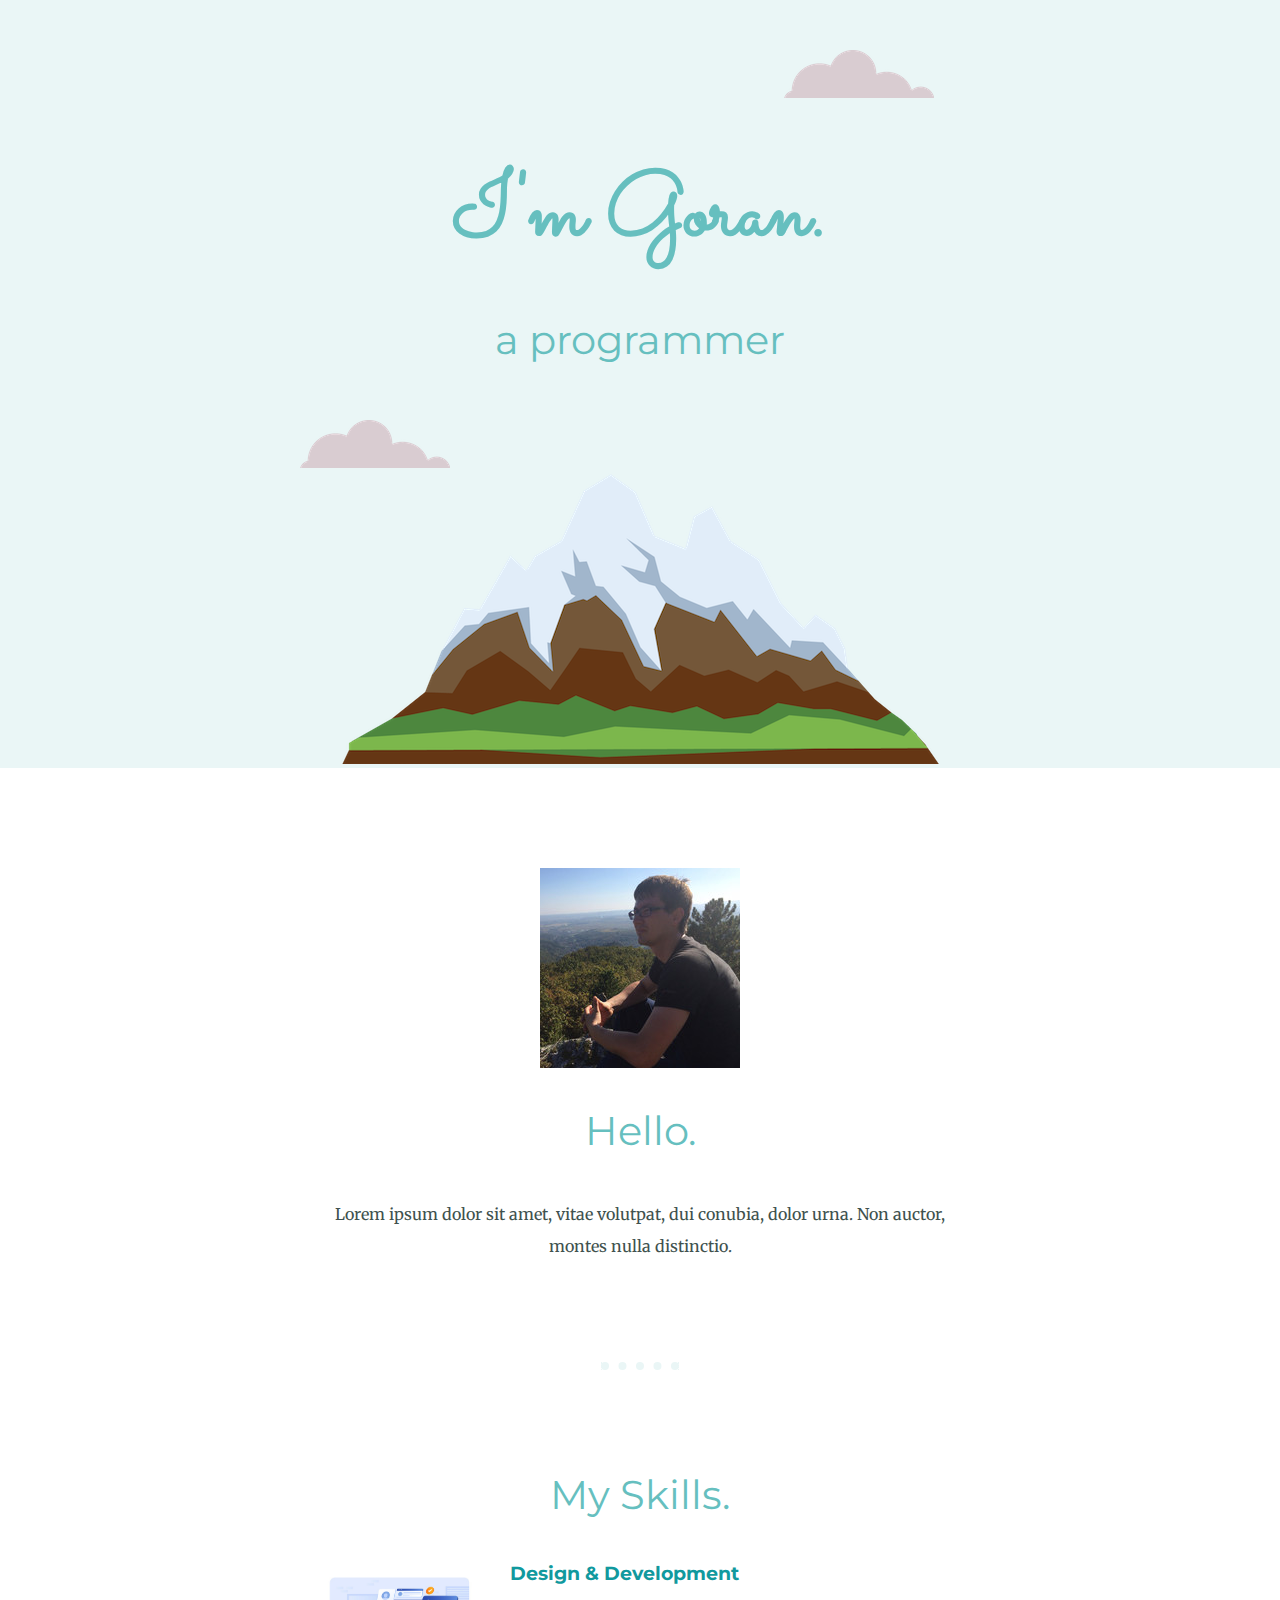
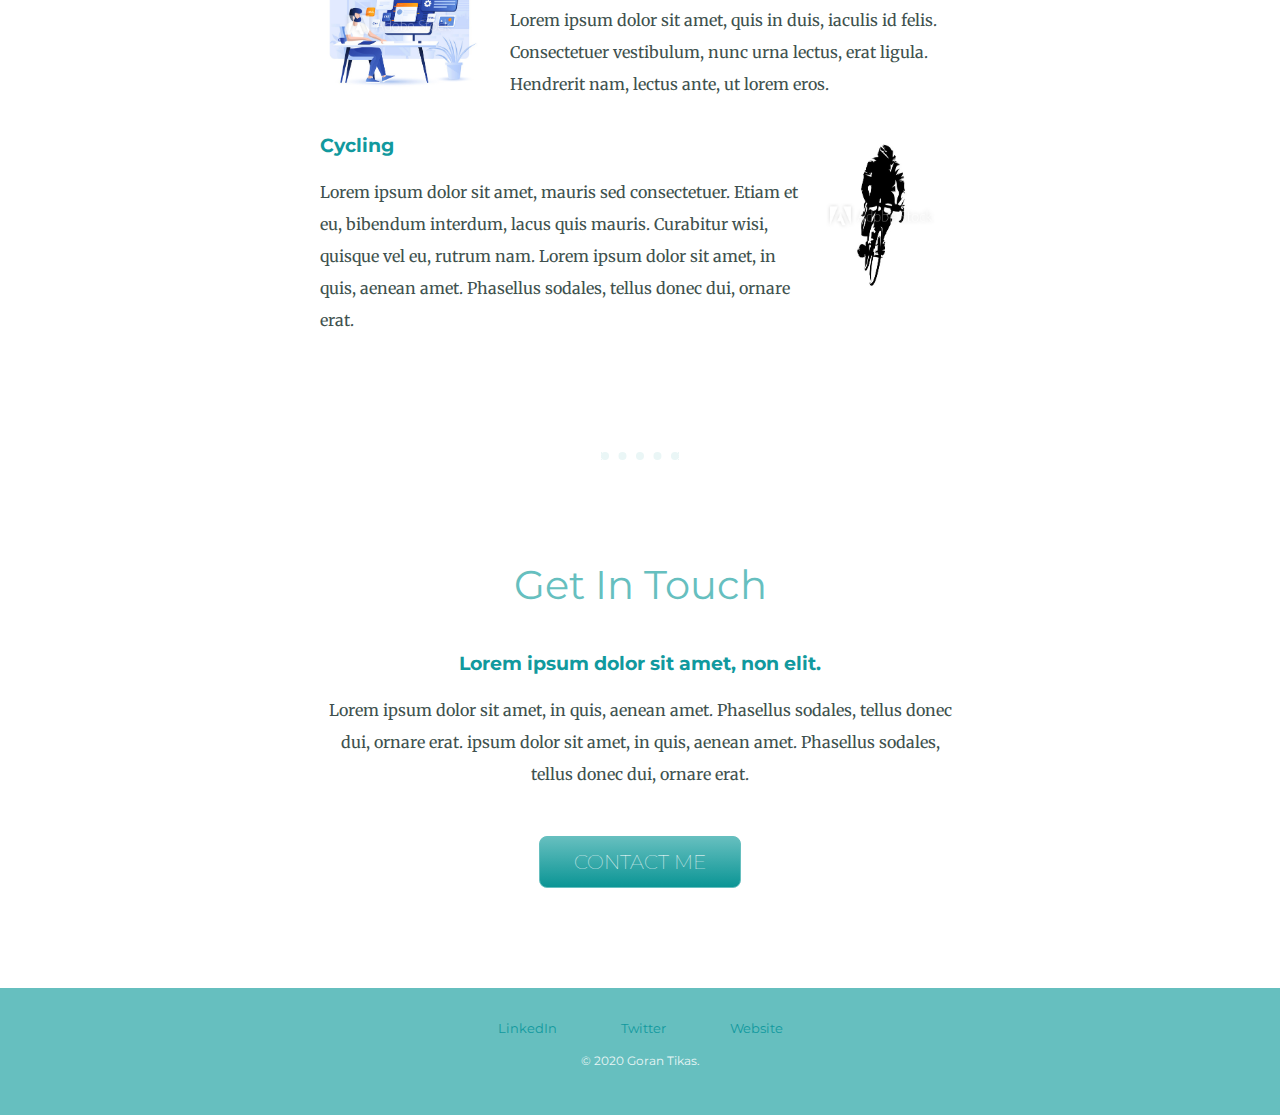
<file: index.html>
<!DOCTYPE html>
<html lang="en" dir="ltr">

<head>
  <meta charset="utf-8">
  <title>Goran Tikas</title>
  <link rel="stylesheet" href="css/styles.css">
  <link rel="icon" href="favicon.ico">
  <link rel="preconnect" href="https://fonts.gstatic.com">
  <!--Embedani fontovi sa google-a-->
  <link href="https://fonts.googleapis.com/css2?family=Merriweather&family=Montserrat&family=Sacramento&display=swap" rel="stylesheet">
</head>

<body>
  <div class="top-container">
    <img class="top-cloud" src="images/cloud.png" alt="cloud picture">
    <h1>I'm Goran.</h1>
    <h2 class="attribute-header">a programmer</h2>
    <img class="bottom-cloud" src="images/cloud.png" alt="cloud picture">
    <img src="images/mountain.png" alt="mountain picture">
  </div>

  <div class="middle-container">
    <div class="profile">
      <img src="images/Goran Tikas.png" alt="Profile Image">
      <h2>Hello.</h2>
      <p class="intro">Lorem ipsum dolor sit amet, vitae volutpat, dui conubia, dolor urna. Non auctor, montes nulla distinctio.</p>
    </div>
    <hr>
    <div class="skills">
      <h2>My Skills.</h2>

      <div class="skill-row">
        <img class="skill-dev-img" src=images\WebDesign.png alt="My skills">
        <h3>Design & Development</h3>
        <p class="skill-coding">Lorem ipsum dolor sit amet, quis in duis, iaculis id felis. Consectetuer vestibulum, nunc urna lectus, erat ligula. Hendrerit nam, lectus ante, ut lorem eros.</p>
      </div>
      <div style="clear: both;"></div>
      <div class="skill-row">
        <img class="skill-cycle-img" src="images/cycling.png" alt="My cycling">
        <h3>Cycling</h3>
        <p class="skill-cycling">Lorem ipsum dolor sit amet, mauris sed consectetuer. Etiam et eu, bibendum interdum, lacus quis mauris. Curabitur wisi, quisque vel eu, rutrum nam. Lorem ipsum dolor sit amet, in quis, aenean amet. Phasellus sodales, tellus donec dui, ornare erat.</p>
      </div>
      <div style="clear: both;"></div>
    </div>
    <hr>
    <div class="contact-me">
      <h2>Get In Touch</h2>
      <h3>Lorem ipsum dolor sit amet, non elit.</h3>
      <p>Lorem ipsum dolor sit amet, in quis, aenean amet. Phasellus sodales, tellus donec dui, ornare erat. ipsum dolor sit amet, in quis, aenean amet. Phasellus sodales, tellus donec dui, ornare erat.</p>
      <a class="btn" href="mailto:name@email.com">CONTACT ME</a>
    </div>
  </div>

  <div class="bottom-container">
    <a class="footer-link" href="https://www.linkedin.com/">LinkedIn</a>
    <a class="footer-link" href="https://twitter.com/">Twitter</a>
    <a class="footer-link" href="https://www.appbrewery.co/">Website</a>
    <p class="copiright-footer">© 2020 Goran Tikas.</p>
  </div>

</body>

</html>
</file>
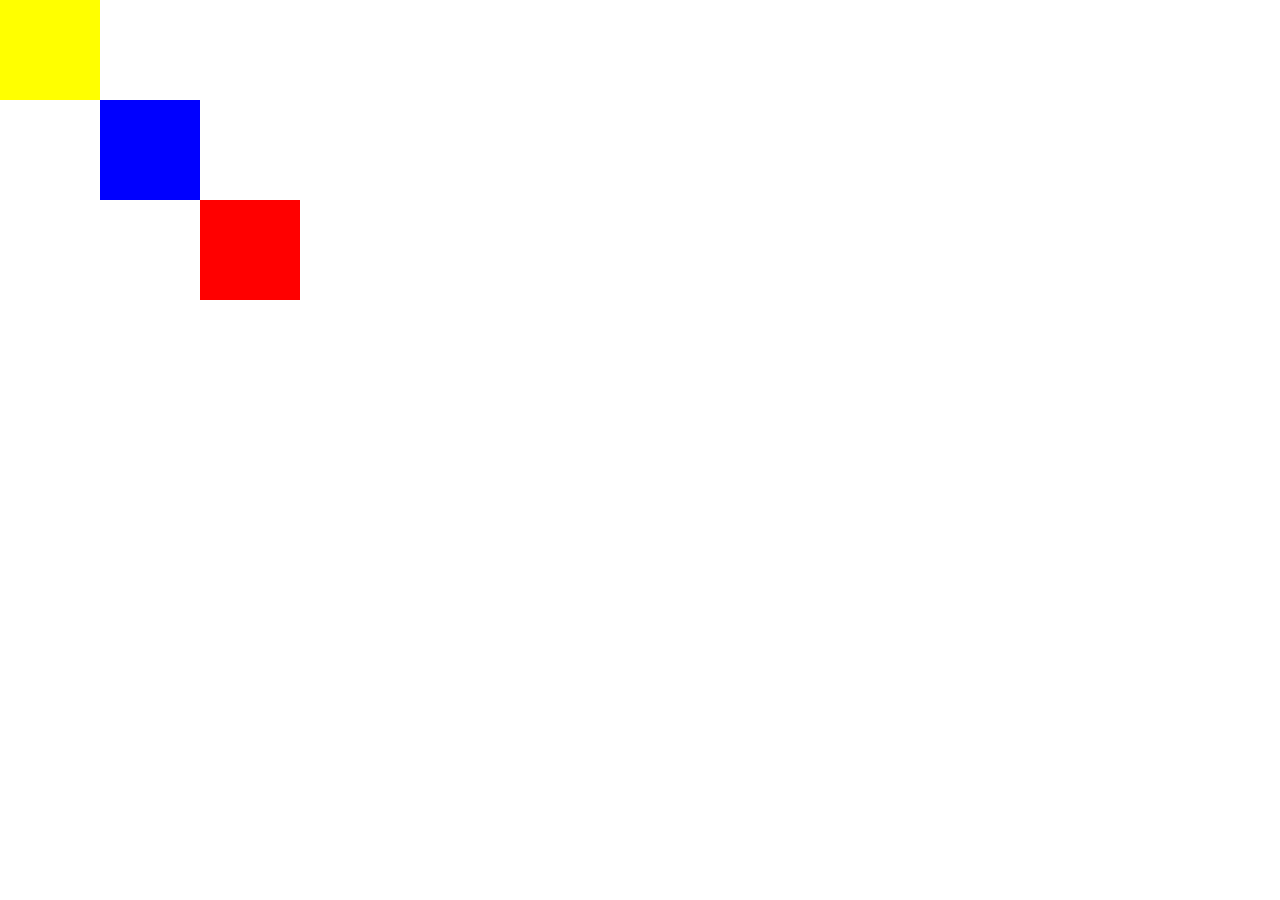
<file: test.htm>
<!DOCTYPE html>
<html lang="en" dir="ltr">

<head>
  <meta charset="utf-8">
  <title></title>
  <link rel="stylesheet" href="css/styles2.css">
</head>

<body>
  <div class="red">
  </div>
  <div class="blue">
  </div>
  <div class="yellow">
  </div>
</body>

</html>
</file>
<file: css/styles.css>
/*https://colorhunt.co/palette/94114*/
body {
  color: #40514E;
  margin: 0;
  /*znači da će staviti 0px svim stranama*/
  text-align: center;
  /*poravnavanje teksta*/
  font-family: 'Merriweather', serif;
}

a {
  color: #11999E;
}

p{
  line-height: 2;
}

hr {
  color: #EAF6F6;
  width: 6%;
  border-style: dotted;
  border-top-width: 8px;
  border-bottom: none;
  margin: 100px auto 100px auto;
}

h1 {
  font-size: 5.625rem;
  /* veličina fonta 16px=100%=1em. rem - odnosi se na root i ne nasljeđuje se*/
  margin: 50px auto 0 auto;
  /*0 ili 0px, ne treba se posebno specificirati*/
  font-family: 'Sacramento', cursive;
  /*prva vrijednost je font koji želimo koristiti, a drugi je ako ga ne nađe*/
  color: #66BFBF;
  /*  line-height: 2;*/
}

h2 {
  font-family: 'Montserrat', sans-serif;
  font-size: 2.5rem;
  color: #66BFBF;
  font-weight: normal;
  padding-bottom: 10px;
}

h3 {
  font-family: 'Montserrat', sans-serif;
  color: #11999E;
}

.top-container {
  background-color: #eaf6f6;
  padding-top: 100px;
  /*kako bi spustili sve od vrhja 100px*/
  position: relative;
  /*dodano da bi njegovi child elementi imali relativnu poziciju u odnosu na njega*/
  margin: 0 auto 100px auto;
}

.top-cloud {
  position: absolute;
  /*postavlja ga relativno u odnosu na njegov parent kontejner*/
  right: 27%;
  top: 50px;
}

.bottom-cloud {
  position: absolute;
  left: 300px;
  bottom: 300px;
}

.profile{
  width: 50%;
  margin: 100px auto 100px auto;
  text-align: center;
}

.skill-row {
  width: 50%;
  /*margin: auto;/*način na koji se može centrirati element na stranici*/
  margin: 0 auto 0 auto;
  text-align: left;
  /*line-height: 2;*/
}

.skill-dev-img {
  width: 25%;
  float: left;
  margin-right: 30px;
}

.skill-cycle-img {
  width: 25%;
  float: right;
  /*max-height:200px;*/
}

.contact-me{
  width: 50%;
  margin: 0 auto 100px auto;
}


.bottom-container {
  background-color: #66BFBF;
  padding: 30px 0 30px 0;
  font-family: 'Montserrat', sans-serif;
}

.copiright-footer {
  font-size: 0.75rem;
  color: #EAF6F6;
  padding: : 20px 0;
}

a.footer-link {
  font-size: 0.8rem;
  text-decoration: none;
  margin: 0 30px 0 30px;
}

a:hover{
  color: #EAF6F6;
}

.btn {
  margin-top: 30px;
  background: #66BFBF;
  background-image: -webkit-linear-gradient(top, #66BFBF, #0B9595);
  background-image: -moz-linear-gradient(top, #66BFBF, #0B9595);
  background-image: -ms-linear-gradient(top, #66BFBF, #0B9595);
  background-image: -o-linear-gradient(top, #66BFBF, #0B9595);
  background-image: -webkit-gradient(to bottom, #66BFBF, #0B9595);
  -webkit-border-radius: 8px;
  -moz-border-radius: 8px;
  border-radius: 8px;
  height: 50px;
  line-height: 50px;
  color: #FFFFFF;
  font-family: 'Montserrat', sans-serif;
  width: 200px;
  font-size: 20px;
  font-weight: 100;
  padding: 0;
  border: solid #66BFBF 1px;
  text-decoration: none;
  display: inline-block;
  cursor: pointer;
  text-align: center;
}

.btn:hover {
  border: solid #66BFBF 1px;
  background: #85D5D5;
  background-image: -webkit-linear-gradient(top, #85D5D5, #0B9595);
  background-image: -moz-linear-gradient(top, #85D5D5, #0B9595);
  background-image: -ms-linear-gradient(top, #85D5D5, #0B9595);
  background-image: -o-linear-gradient(top, #85D5D5, #0B9595);
  background-image: -webkit-gradient(to bottom, #85D5D5, #0B9595);
  -webkit-border-radius: 8px;
  -moz-border-radius: 8px;
  border-radius: 8px;
  text-decoration: none;
}
</file>
<file: css/styles2.css>
body{
  background-color: white;
  margin: 0;
}

.red{
  width: 100px;
  height: 100px;
  background-color: red;
/*  display: inline-block;
  position: relative;
  left: 210px;*/
  position: absolute;
  top: 200px;
  left: 200px;
}



.blue{
  width: 100px;
  height: 100px;
  background-color: blue;
/*  display: inline-block;
  position: relative;
  right: 100px*/
  position: absolute;
  top: 100px;
  left: 100px;
}

.yellow{
  width: 100px;
  height: 100px;
  background-color: yellow;
/*  display: inline-block;
  position: relative;
  right: 100px*/
}
</file>
